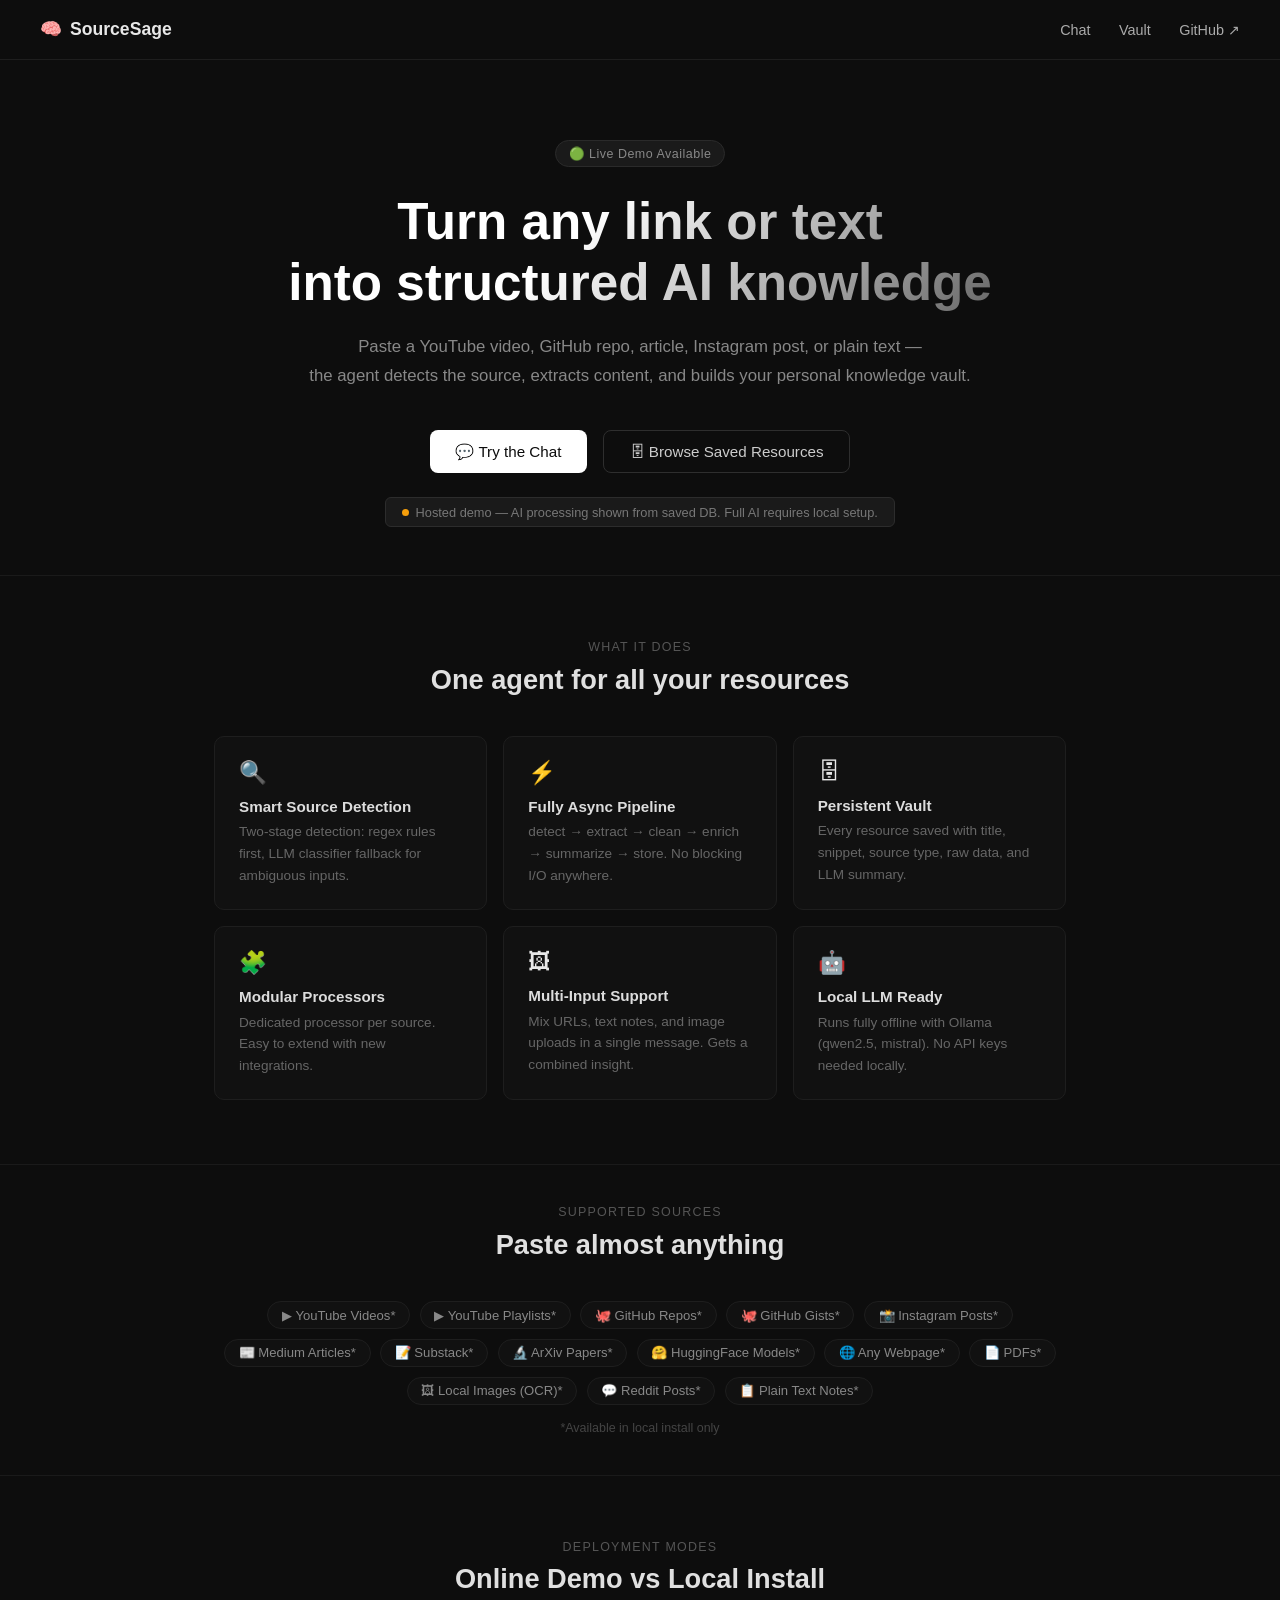
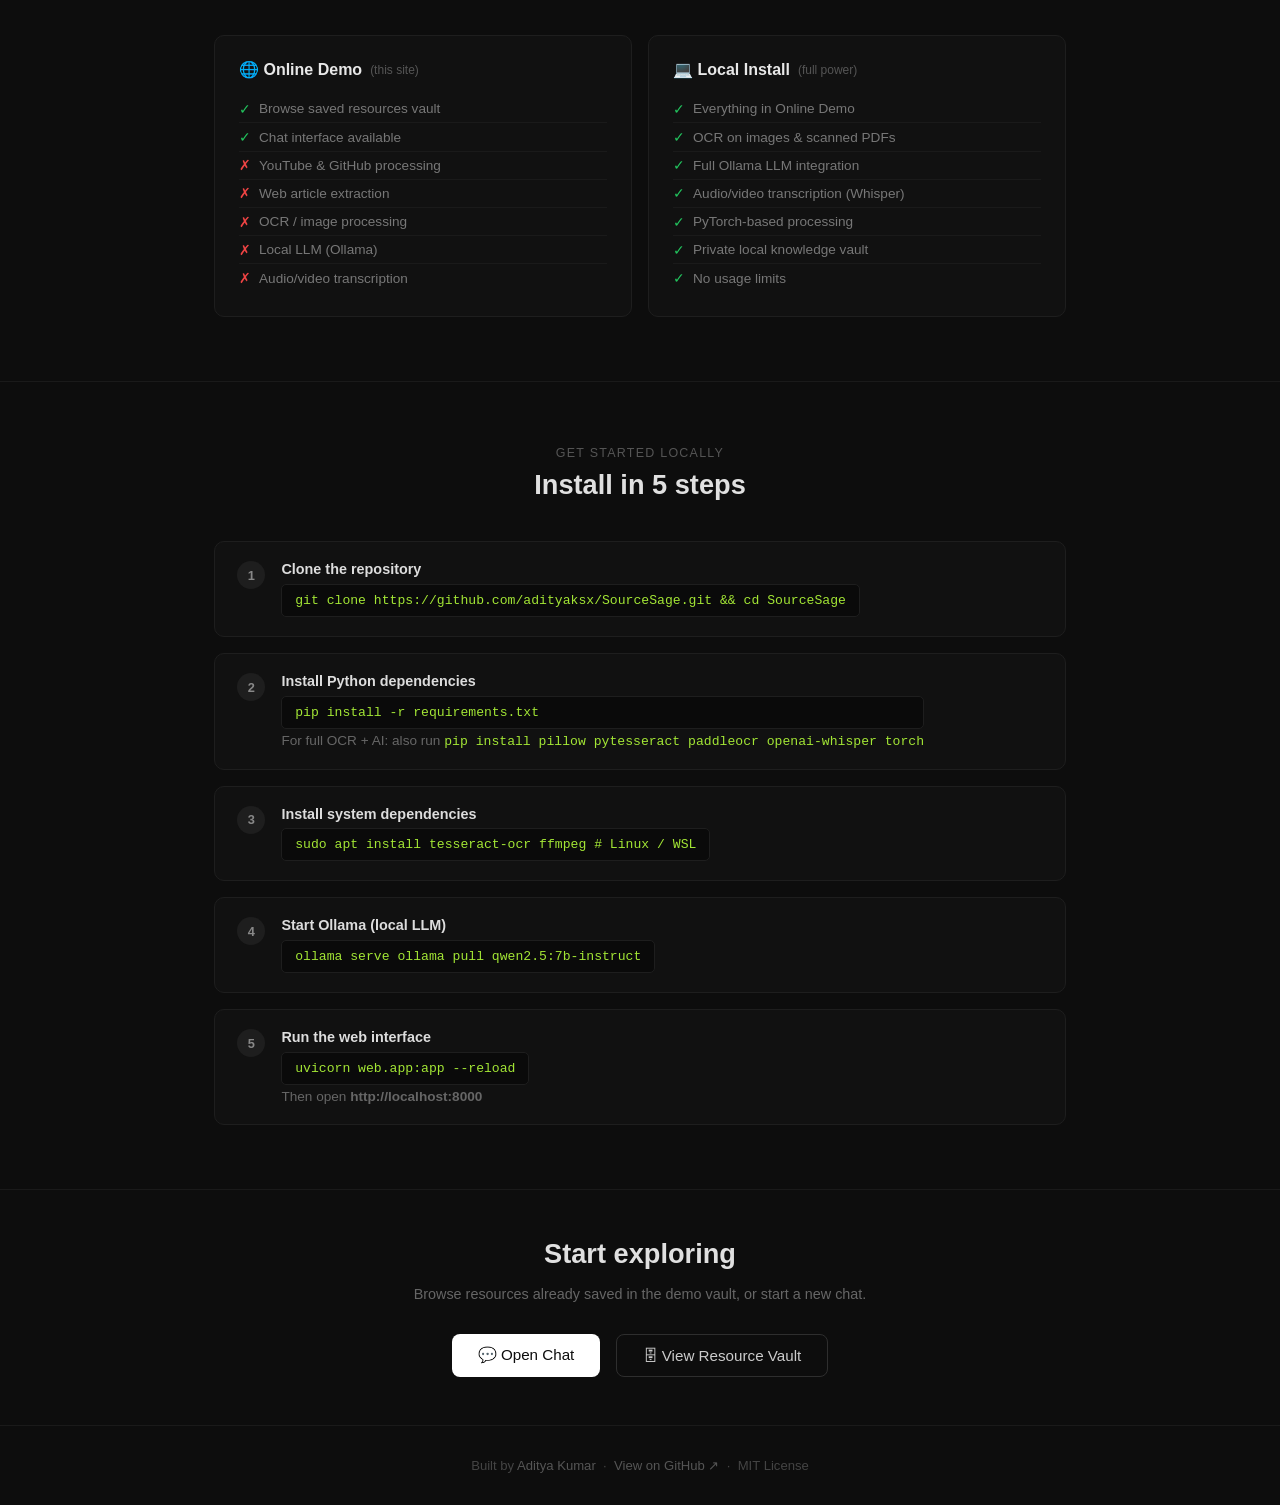
<file: frontend/index.html>
<!DOCTYPE html>
<html lang="en">
<head>
  <meta charset="UTF-8" />
  <meta name="viewport" content="width=device-width, initial-scale=1.0"/>
  <title>AI Resource Agent</title>
  <style>
    /* Landing page specific overrides */
    * { box-sizing: border-box; margin: 0; padding: 0; }

    body {
      background: #0d0d0d;
      color: #e8e8e8;
      font-family: -apple-system, BlinkM
      acSystemFont, 'Segoe UI', sans-serif;
      min-height: 100vh;
    }

    header {
      display: flex;
      align-items: center;
      justify-content: space-between;
      padding: 1.2rem 2.5rem;
      border-bottom: 1px solid #1e1e1e;
    }

    .logo { font-size: 1.1rem; font-weight: 600; display: flex; align-items: center; gap: 0.5rem; }

    nav a {
      color: #aaa;
      text-decoration: none;
      font-size: 0.9rem;
      margin-left: 1.5rem;
      transition: color 0.2s;
    }
    nav a:hover { color: #fff; }

    /* Hero */
    .hero {
      text-align: center;
      padding: 5rem 1.5rem 3rem;
      max-width: 760px;
      margin: 0 auto;
    }
    .badge {
      display: inline-block;
      background: #1a1a1a;
      border: 1px solid #2a2a2a;
      color: #888;
      font-size: 0.78rem;
      padding: 0.3rem 0.8rem;
      border-radius: 20px;
      margin-bottom: 1.5rem;
      letter-spacing: 0.04em;
    }
    .hero h1 {
      font-size: clamp(2rem, 5vw, 3.2rem);
      font-weight: 700;
      line-height: 1.2;
      margin-bottom: 1.2rem;
      background: linear-gradient(135deg, #fff 40%, #666);
      -webkit-background-clip: text;
      -webkit-text-fill-color: transparent;
    }
    .hero p {
      color: #888;
      font-size: 1.05rem;
      line-height: 1.7;
      margin-bottom: 2.5rem;
    }

    /* CTA Buttons */
    .cta-row {
      display: flex;
      gap: 1rem;
      justify-content: center;
      flex-wrap: wrap;
      margin-bottom: 1rem;
    }
    .btn {
      display: inline-flex;
      align-items: center;
      gap: 0.5rem;
      padding: 0.75rem 1.6rem;
      border-radius: 8px;
      font-size: 0.95rem;
      font-weight: 500;
      text-decoration: none;
      transition: all 0.2s;
      cursor: pointer;
      border: none;
    }
    .btn-primary {
      background: #fff;
      color: #0d0d0d;
    }
    .btn-primary:hover { background: #ddd; }
    .btn-secondary {
      background: transparent;
      color: #ccc;
      border: 1px solid #2e2e2e;
    }
    .btn-secondary:hover { border-color: #555; color: #fff; }

    /* Demo notice */
    .demo-notice {
      display: inline-flex;
      align-items: center;
      gap: 0.4rem;
      background: #1a1a1a;
      border: 1px solid #2c2c2c;
      color: #777;
      font-size: 0.8rem;
      padding: 0.4rem 1rem;
      border-radius: 6px;
      margin-top: 0.5rem;
    }
    .dot { width: 7px; height: 7px; border-radius: 50%; background: #f59e0b; display: inline-block; }

    /* Features grid */
    .section {
      max-width: 900px;
      margin: 0 auto;
      padding: 4rem 1.5rem;
    }
    .section-label {
      text-align: center;
      color: #555;
      font-size: 0.78rem;
      letter-spacing: 0.1em;
      text-transform: uppercase;
      margin-bottom: 0.6rem;
    }
    .section h2 {
      text-align: center;
      font-size: 1.7rem;
      font-weight: 600;
      margin-bottom: 2.5rem;
      color: #e0e0e0;
    }

    .features-grid {
      display: grid;
      grid-template-columns: repeat(auto-fit, minmax(240px, 1fr));
      gap: 1rem;
    }
    .feature-card {
      background: #111;
      border: 1px solid #1e1e1e;
      border-radius: 10px;
      padding: 1.4rem 1.5rem;
      transition: border-color 0.2s;
    }
    .feature-card:hover { border-color: #333; }
    .feature-icon { font-size: 1.4rem; margin-bottom: 0.75rem; }
    .feature-card h3 { font-size: 0.95rem; font-weight: 600; margin-bottom: 0.4rem; color: #ddd; }
    .feature-card p { font-size: 0.85rem; color: #666; line-height: 1.6; }

    /* Sources */
    .sources-list {
      display: flex;
      flex-wrap: wrap;
      gap: 0.6rem;
      justify-content: center;
      margin-top: 1.5rem;
    }
    .source-tag {
      background: #111;
      border: 1px solid #1e1e1e;
      color: #888;
      font-size: 0.82rem;
      padding: 0.35rem 0.85rem;
      border-radius: 20px;
    }

    /* Online vs Local table */
    .compare-grid {
      display: grid;
      grid-template-columns: 1fr 1fr;
      gap: 1rem;
    }
    @media (max-width: 600px) { .compare-grid { grid-template-columns: 1fr; } }

    .compare-card {
      background: #111;
      border: 1px solid #1e1e1e;
      border-radius: 10px;
      padding: 1.5rem;
    }
    .compare-card h3 {
      font-size: 1rem;
      font-weight: 600;
      margin-bottom: 1rem;
      display: flex;
      align-items: center;
      gap: 0.5rem;
    }
    .compare-card ul { list-style: none; }
    .compare-card li {
      font-size: 0.85rem;
      color: #777;
      padding: 0.35rem 0;
      border-bottom: 1px solid #1a1a1a;
      display: flex;
      align-items: center;
      gap: 0.5rem;
    }
    .compare-card li:last-child { border-bottom: none; }
    .check { color: #22c55e; }
    .cross { color: #ef4444; }

    /* Install steps */
    .steps { display: flex; flex-direction: column; gap: 1rem; }
    .step {
      display: flex;
      gap: 1rem;
      align-items: flex-start;
      background: #111;
      border: 1px solid #1e1e1e;
      border-radius: 10px;
      padding: 1.2rem 1.4rem;
    }
    .step-num {
      min-width: 28px;
      height: 28px;
      background: #1e1e1e;
      border-radius: 50%;
      display: flex;
      align-items: center;
      justify-content: center;
      font-size: 0.8rem;
      color: #888;
      font-weight: 600;
    }
    .step-body h4 { font-size: 0.9rem; font-weight: 600; margin-bottom: 0.3rem; color: #ddd; }
    .step-body code {
      display: block;
      background: #0a0a0a;
      border: 1px solid #1e1e1e;
      border-radius: 5px;
      padding: 0.5rem 0.8rem;
      font-size: 0.82rem;
      color: #a3e635;
      margin-top: 0.4rem;
      font-family: 'Courier New', monospace;
    }
    .step-body p { font-size: 0.85rem; color: #666; margin-top: 0.3rem; }

    /* Footer */
    footer {
      text-align: center;
      padding: 2rem 1.5rem;
      border-top: 1px solid #1a1a1a;
      color: #444;
      font-size: 0.82rem;
    }
    footer a { color: #555; text-decoration: none; }
    footer a:hover { color: #aaa; }

    hr.divider { border: none; border-top: 1px solid #1a1a1a; }
  </style>
</head>
<body>

<!-- Header -->
<header>
  <div class="logo">🧠 <span>SourceSage</span></div>
  <nav>
    <a href="/chat">Chat</a>
    <a href="/resources">Vault</a>
    <a href="https://github.com/adityaksx/ai_resource_agent" target="_blank">GitHub ↗</a>
  </nav>
</header>

<!-- Hero -->
<section class="hero">
  <div class="badge">🟢 Live Demo Available</div>
  <h1>Turn any link or text<br/>into structured AI knowledge</h1>
  <p>
    Paste a YouTube video, GitHub repo, article, Instagram post, or plain text —<br/>
    the agent detects the source, extracts content, and builds your personal knowledge vault.
  </p>
  <div class="cta-row">
    <a class="btn btn-primary" href="/chat">💬 Try the Chat</a>
    <a class="btn btn-secondary" href="/resources">🗄 Browse Saved Resources</a>
  </div>
  <div>
    <span class="demo-notice">
      <span class="dot"></span>
      Hosted demo — AI processing shown from saved DB. Full AI requires local setup.
    </span>
  </div>
</section>

<hr class="divider"/>

<!-- Features -->
<section class="section">
  <div class="section-label">What it does</div>
  <h2>One agent for all your resources</h2>
  <div class="features-grid">
    <div class="feature-card">
      <div class="feature-icon">🔍</div>
      <h3>Smart Source Detection</h3>
      <p>Two-stage detection: regex rules first, LLM classifier fallback for ambiguous inputs.</p>
    </div>
    <div class="feature-card">
      <div class="feature-icon">⚡</div>
      <h3>Fully Async Pipeline</h3>
      <p>detect → extract → clean → enrich → summarize → store. No blocking I/O anywhere.</p>
    </div>
    <div class="feature-card">
      <div class="feature-icon">🗄</div>
      <h3>Persistent Vault</h3>
      <p>Every resource saved with title, snippet, source type, raw data, and LLM summary.</p>
    </div>
    <div class="feature-card">
      <div class="feature-icon">🧩</div>
      <h3>Modular Processors</h3>
      <p>Dedicated processor per source. Easy to extend with new integrations.</p>
    </div>
    <div class="feature-card">
      <div class="feature-icon">🖼</div>
      <h3>Multi-Input Support</h3>
      <p>Mix URLs, text notes, and image uploads in a single message. Gets a combined insight.</p>
    </div>
    <div class="feature-card">
      <div class="feature-icon">🤖</div>
      <h3>Local LLM Ready</h3>
      <p>Runs fully offline with Ollama (qwen2.5, mistral). No API keys needed locally.</p>
    </div>
  </div>
</section>

<hr class="divider"/>

<!-- Supported Sources -->
<section class="section" style="padding-top: 2.5rem; padding-bottom: 2.5rem;">
  <div class="section-label">Supported sources</div>
  <h2>Paste almost anything</h2>
  <div class="sources-list">
    <span class="source-tag">▶ YouTube Videos*</span>
    <span class="source-tag">▶ YouTube Playlists*</span>
    <span class="source-tag">🐙 GitHub Repos*</span>
    <span class="source-tag">🐙 GitHub Gists*</span>
    <span class="source-tag">📸 Instagram Posts*</span>
    <span class="source-tag">📰 Medium Articles*</span>
    <span class="source-tag">📝 Substack*</span>
    <span class="source-tag">🔬 ArXiv Papers*</span>
    <span class="source-tag">🤗 HuggingFace Models*</span>
    <span class="source-tag">🌐 Any Webpage*</span>
    <span class="source-tag">📄 PDFs*</span>
    <span class="source-tag">🖼 Local Images (OCR)*</span>
    <span class="source-tag">💬 Reddit Posts*</span>
    <span class="source-tag">📋 Plain Text Notes*</span>
  </div>
  <p style="text-align:center; color:#444; font-size:0.78rem; margin-top:1rem;">*Available in local install only</p>
</section>

<hr class="divider"/>

<!-- Online vs Local -->
<section class="section">
  <div class="section-label">Deployment modes</div>
  <h2>Online Demo vs Local Install</h2>
  <div class="compare-grid">
    <div class="compare-card">
      <h3>🌐 Online Demo <span style="font-size:0.75rem; color:#555; font-weight:400;">(this site)</span></h3>
      <ul>
        <li><span class="check">✓</span> Browse saved resources vault</li>
        <li><span class="check">✓</span> Chat interface available</li>
        <li><span class="cross">✗</span> YouTube & GitHub processing</li>
        <li><span class="cross">✗</span> Web article extraction</li>
        <li><span class="cross">✗</span> OCR / image processing</li>
        <li><span class="cross">✗</span> Local LLM (Ollama)</li>
        <li><span class="cross">✗</span> Audio/video transcription</li>
      </ul>
    </div>
    <div class="compare-card">
      <h3>💻 Local Install <span style="font-size:0.75rem; color:#555; font-weight:400;">(full power)</span></h3>
      <ul>
        <li><span class="check">✓</span> Everything in Online Demo</li>
        <li><span class="check">✓</span> OCR on images & scanned PDFs</li>
        <li><span class="check">✓</span> Full Ollama LLM integration</li>
        <li><span class="check">✓</span> Audio/video transcription (Whisper)</li>
        <li><span class="check">✓</span> PyTorch-based processing</li>
        <li><span class="check">✓</span> Private local knowledge vault</li>
        <li><span class="check">✓</span> No usage limits</li>
      </ul>
    </div>
  </div>
</section>

<hr class="divider"/>

<!-- Local Install Steps -->
<section class="section">
  <div class="section-label">Get started locally</div>
  <h2>Install in 5 steps</h2>
  <div class="steps">
    <div class="step">
      <div class="step-num">1</div>
      <div class="step-body">
        <h4>Clone the repository</h4>
        <code>git clone https://github.com/adityaksx/SourceSage.git && cd SourceSage</code>
      </div>
    </div>
    <div class="step">
      <div class="step-num">2</div>
      <div class="step-body">
        <h4>Install Python dependencies</h4>
        <code>pip install -r requirements.txt</code>
        <p>For full OCR + AI: also run <code style="display:inline; background:none; border:none; padding:0; color:#a3e635;">pip install pillow pytesseract paddleocr openai-whisper torch</code></p>
      </div>
    </div>
    <div class="step">
      <div class="step-num">3</div>
      <div class="step-body">
        <h4>Install system dependencies</h4>
        <code>sudo apt install tesseract-ocr ffmpeg   # Linux / WSL</code>
      </div>
    </div>
    <div class="step">
      <div class="step-num">4</div>
      <div class="step-body">
        <h4>Start Ollama (local LLM)</h4>
        <code>ollama serve
ollama pull qwen2.5:7b-instruct</code>
      </div>
    </div>
    <div class="step">
      <div class="step-num">5</div>
      <div class="step-body">
        <h4>Run the web interface</h4>
        <code>uvicorn web.app:app --reload</code>
        <p>Then open <strong>http://localhost:8000</strong></p>
      </div>
    </div>
  </div>
</section>

<hr class="divider"/>

<!-- Footer CTA -->
<section class="section" style="padding-top:3rem; padding-bottom:2rem; text-align:center;">
  <h2 style="margin-bottom:1rem;">Start exploring</h2>
  <p style="color:#666; font-size:0.9rem; margin-bottom:2rem;">
    Browse resources already saved in the demo vault, or start a new chat.
  </p>
  <div class="cta-row">
    <a class="btn btn-primary" href="/chat">💬 Open Chat</a>
    <a class="btn btn-secondary" href="/resources">🗄 View Resource Vault</a>
  </div>
</section>

<footer>
  Built by <a href="https://github.com/adityaksx" target="_blank">Aditya Kumar</a> &nbsp;·&nbsp;
  <a href="https://github.com/adityaksx/ai_resource_agent" target="_blank">View on GitHub ↗</a>
  &nbsp;·&nbsp; MIT License
</footer>

</body>
</html>
</file>
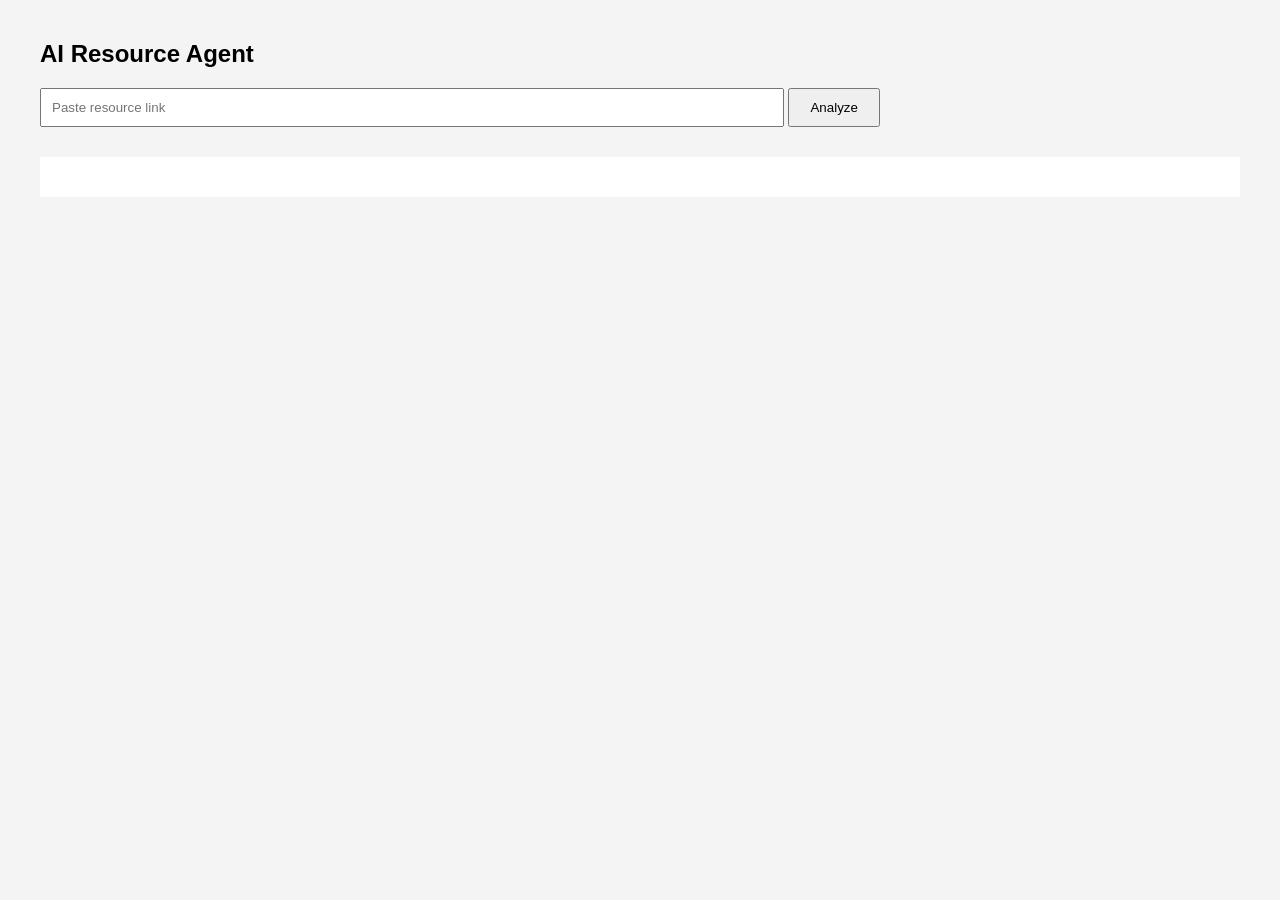
<file: web/templates/index.html>
<!DOCTYPE html>
<html>
<head>
    <title>AI Resource Agent</title>
    <style>
        body {
            font-family: Arial;
            margin: 40px;
            background: #f4f4f4;
        }

        input {
            width: 60%;
            padding: 10px;
        }

        button {
            padding: 10px 20px;
        }

        #result {
            margin-top: 30px;
            background: white;
            padding: 20px;
        }
    </style>
</head>
<body>

<h2>AI Resource Agent</h2>

<input id="url" placeholder="Paste resource link">
<button onclick="process()">Analyze</button>

<div id="result"></div>

<script>

async function process(){

    const url = document.getElementById("url").value

    const res = await fetch("/process",{
        method:"POST",
        headers:{"Content-Type":"application/json"},
        body:JSON.stringify({url:url})
    })

    const data = await res.json()

    document.getElementById("result").innerText = data.result
}

</script>

</body>
</html>
</file>
